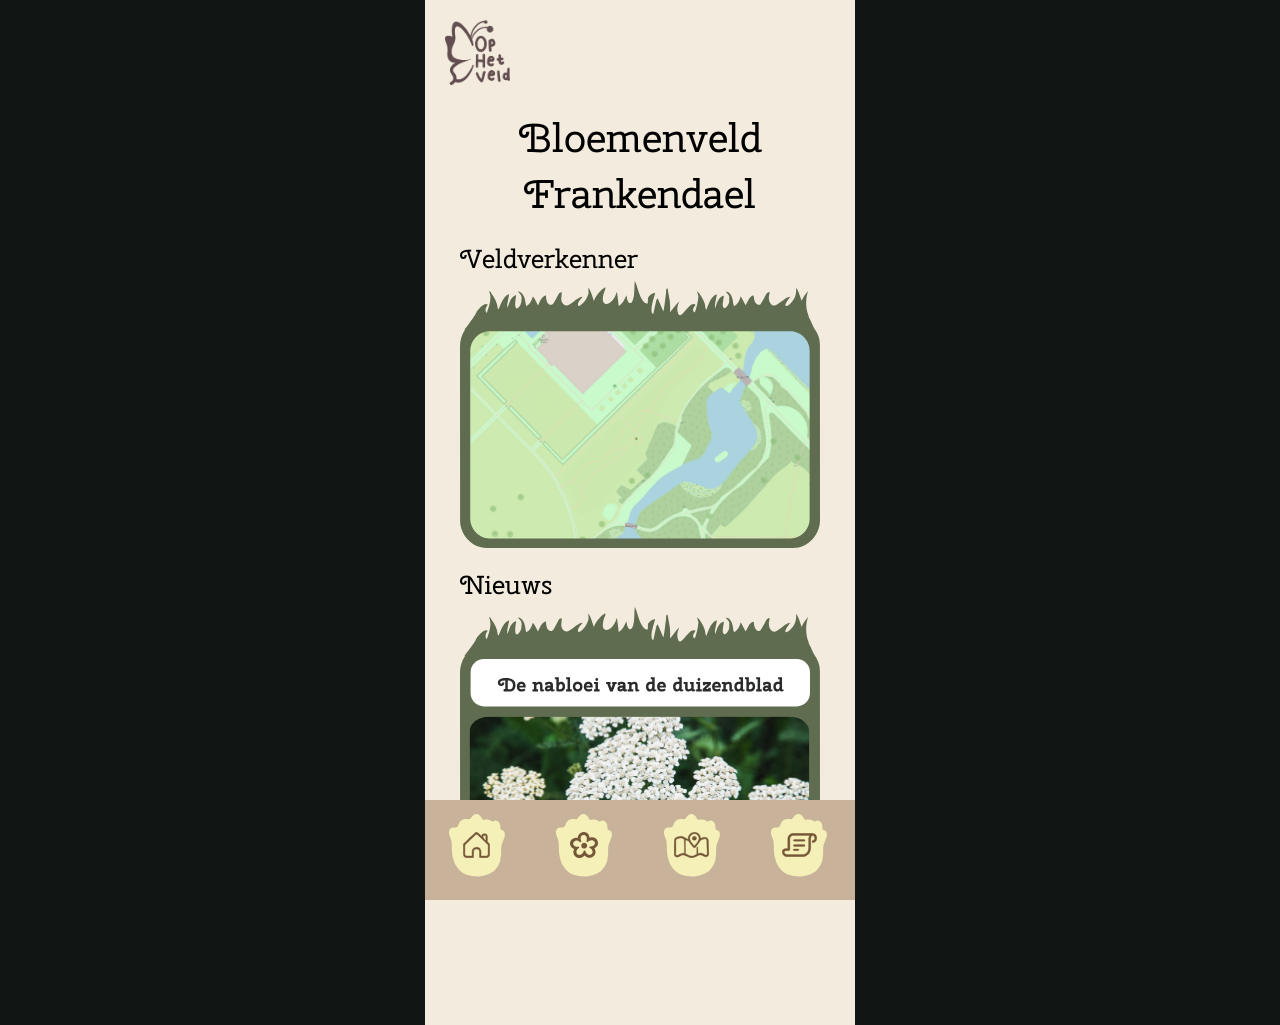
<file: index.html>
<!DOCTYPE html>
<html lang="nl">

<head>
    <meta charset="UTF-8">
    <meta name="viewport" content="width=device-width, initial-scale=1.0">

    <title>Bloemenveld Frankendael</title>

<style>
    @layer eigen-styling, styleguide;
</style>

    <link rel="stylesheet" href="https://s2108887.github.io/look-and-feel-styleguide/styleguide-bloemenveld-frankendael.css">
    <link rel="stylesheet" href="styles/styles.css">
</head>

<body>

    <header>
        <img src="assets/logo.png" alt="Logo Op Het Veld" class="logo">
    </header>

    <main>

        <h1 class="grote-titel">Bloemenveld<br>Frankendael</h1>
<section>
   <h2 class="sectie-titel">Veldverkenner</h2>

    <a href="veldverkenner.html">
        <img class="kaart-frame" src="assets/kaartframe.png" alt="Open de Veldverkenner">
    </a>
</section>

        <section id="nieuws">
            <h2 class="sectie-titel">Nieuws</h2>
            <img class="nieuws-frame" src="assets/newsframe.png" alt="Laatste nieuws van Bloemenveld Frankendael">
        </section>

    </main>



<nav class="onderste-navigatie navigatie-iconen">

    <a href="index.html">
        <img src="assets/bloem-dicht.svg" class="bloem-dicht" alt="">
        <img src="assets/bloem-open.svg" class="bloem-open" alt="">
        <img src="assets/iconen/home.svg" class="home-icoon" alt="Home">
    </a>

    <a href="collectie.html">
        <img src="assets/bloem-dicht.svg" class="bloem-dicht" alt="">
        <img src="assets/bloem-open.svg" class="bloem-open" alt="">
        <img src="assets/iconen/collectie.svg" class="collectie-icoon" alt="Collectie">
    </a>

    <a href="veldverkenner.html">
        <img src="assets/bloem-dicht.svg" class="bloem-dicht" alt="">
        <img src="assets/bloem-open.svg" class="bloem-open" alt="">
        <img src="assets/iconen/kaart.svg" alt="Veldverkenner">
    </a>

    <a href="nieuws.html">
        <img src="assets/bloem-dicht.svg" class="bloem-dicht" alt="">
        <img src="assets/bloem-open.svg" class="bloem-open" alt="">
        <img src="assets/iconen/nieuws.svg" alt="Nieuws">
    </a>

</nav>




</body>

</html>
</file>
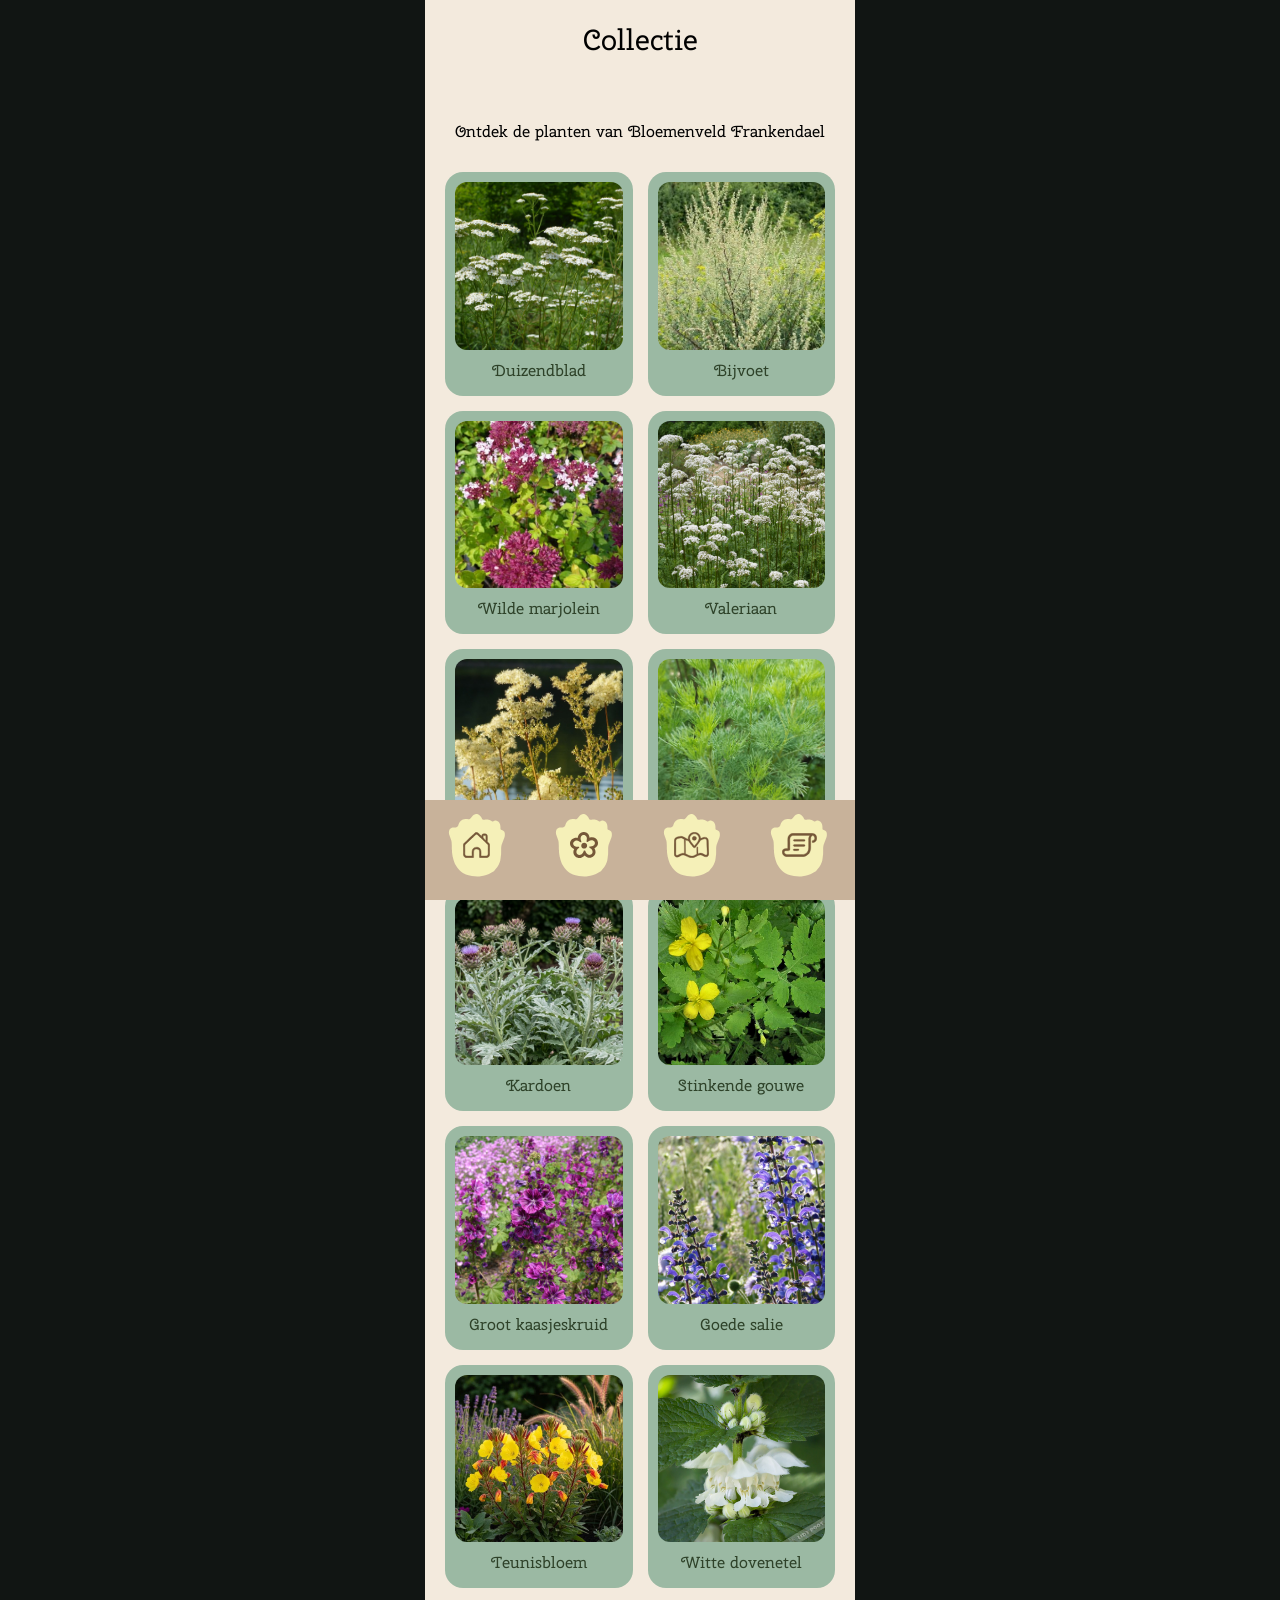
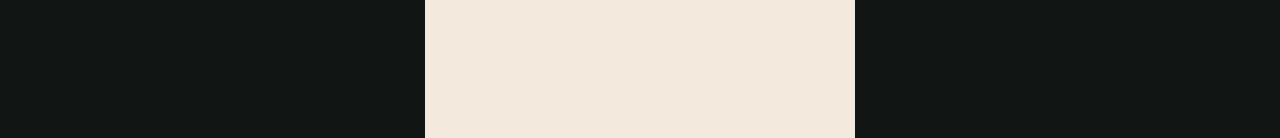
<file: collectie.html>
<!DOCTYPE html>
<html lang="nl">

<head>
    <meta charset="UTF-8">
    <meta name="viewport" content="width=device-width, initial-scale=1.0">
    <title>Collectie</title>

<style>
    @layer eigen-styling, styleguide;
</style>

    <link rel="stylesheet" href="https://s2108887.github.io/look-and-feel-styleguide/styleguide-bloemenveld-frankendael.css">
    <link rel="stylesheet" href="styles/styles.css">
</head>

<body class="collectie-pagina">

    <header class="collectie-header">

        <h1>Collectie</h1>
    </header>

    <main class="collectie-main">

        <p>Ontdek de planten van Bloemenveld Frankendael</p>

        
<div class="planten-grid">

    <article class="plant-kaart">
        <img src="assets/duizendblad.jpg" alt="Duizendblad">
        <h2>Duizendblad</h2>
    </article>

    <article class="plant-kaart">
        <img src="assets/bijvoet.jpeg" alt="Bijvoet">
        <h2>Bijvoet</h2>
    </article>

    <article class="plant-kaart">
        <img src="assets/wildemarjolein.jpg" alt="Wilde marjolein">
        <h2>Wilde marjolein</h2>
    </article>

    <article class="plant-kaart">
        <img src="assets/valeriaan.jpg" alt="Valeriaan">
        <h2>Valeriaan</h2>
    </article>

    <article class="plant-kaart">
        <img src="assets/moerasspirea.jpg" alt="Moerasspirea">
        <h2>Moerasspirea</h2>
    </article>

    <article class="plant-kaart">
        <img src="assets/colacitroenkruid.jpg" alt="Cola-citroenkruid">
        <h2>Cola-citroenkruid</h2>
    </article>

    <article class="plant-kaart">
        <img src="assets/kardoen.jpeg" alt="Kardoen">
        <h2>Kardoen</h2>
    </article>

    <article class="plant-kaart">
        <img src="assets/stinkendegouwe.jpg" alt="Stinkende gouwe">
        <h2>Stinkende gouwe</h2>
    </article>

    <article class="plant-kaart">
        <img src="assets/grotekaasjeskruid.jpg" alt="Groot kaasjeskruid">
        <h2>Groot kaasjeskruid</h2>
    </article>

    <article class="plant-kaart">
        <img src="assets/goedesalie.jpg" alt="Goede salie">
        <h2>Goede salie</h2>
    </article>

    <article class="plant-kaart">
        <img src="assets/teunisbloem.jpeg" alt="Teunisbloem">
        <h2>Teunisbloem</h2>
    </article>

    <article class="plant-kaart">
        <img src="assets/wittedovenetel.jpg" alt="Witte dovenetel">
        <h2>Witte dovenetel</h2>
    </article>

</div>

    </main>

    <nav class="onderste-navigatie navigatie-iconen">

    <a href="index.html">
        <img src="assets/bloem-dicht.svg" class="bloem-dicht" alt="">
        <img src="assets/bloem-open.svg" class="bloem-open" alt="">
        <img src="assets/iconen/home.svg" class="home-icoon" alt="Home">
    </a>

    <a href="collectie.html">
        <img src="assets/bloem-dicht.svg" class="bloem-dicht" alt="">
        <img src="assets/bloem-open.svg" class="bloem-open" alt="">
        <img src="assets/iconen/collectie.svg" class="collectie-icoon" alt="Collectie">
    </a>

    <a href="veldverkenner.html">
        <img src="assets/bloem-dicht.svg" class="bloem-dicht" alt="">
        <img src="assets/bloem-open.svg" class="bloem-open" alt="">
        <img src="assets/iconen/kaart.svg" alt="Veldverkenner">
    </a>

    <a href="nieuws.html">
        <img src="assets/bloem-dicht.svg" class="bloem-dicht" alt="">
        <img src="assets/bloem-open.svg" class="bloem-open" alt="">
        <img src="assets/iconen/nieuws.svg" alt="Nieuws">
    </a>

</nav>

</nav>

</body>
</html>
</file>
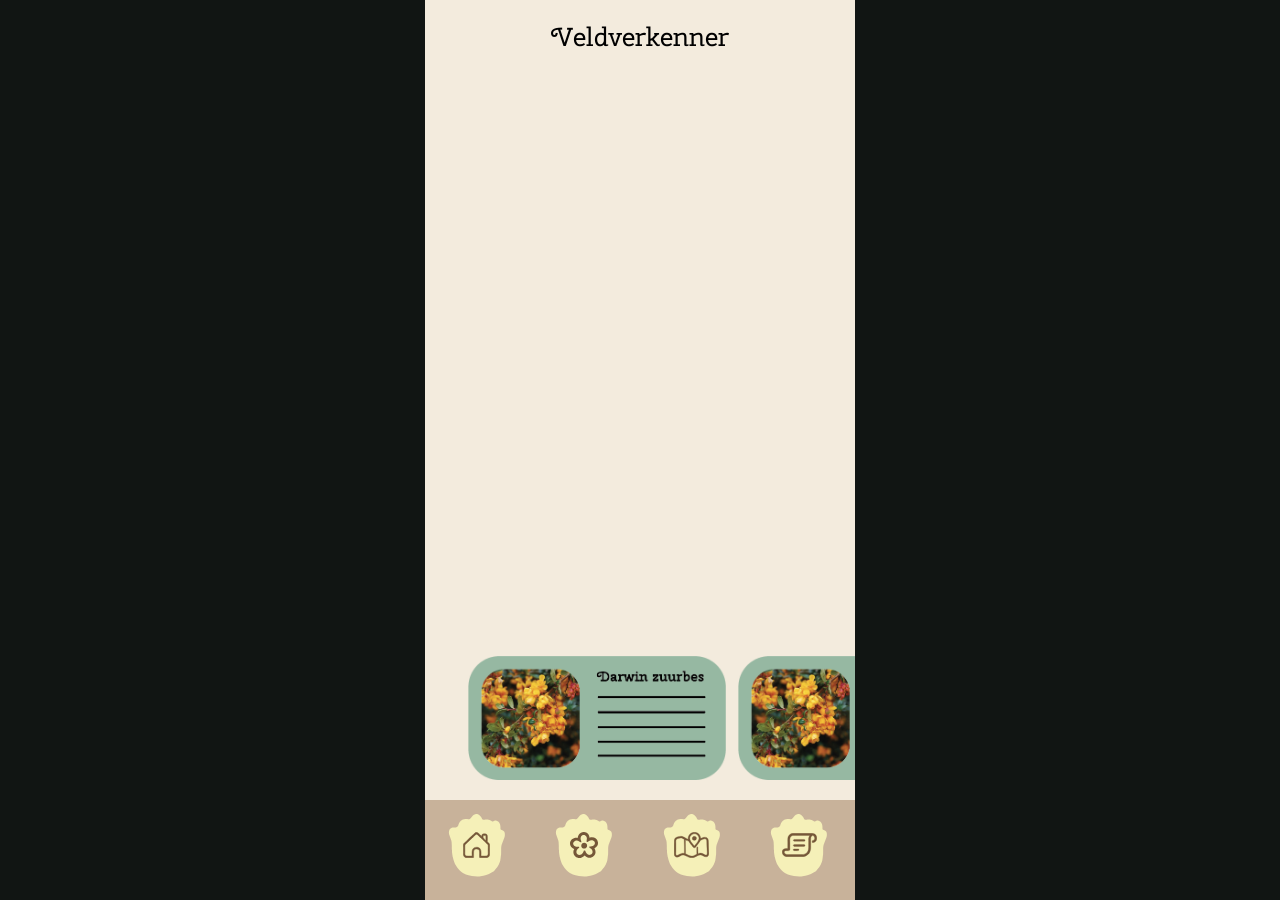
<file: veldverkenner.html>
<!DOCTYPE html>
<html lang="nl">

<head>
    <meta charset="UTF-8">
    <meta name="viewport" content="width=device-width, initial-scale=1.0">

    <title>Veldverkenner</title>

<style>
    @layer eigen-styling, styleguide;
</style>

    <link rel="stylesheet" href="https://s2108887.github.io/look-and-feel-styleguide/styleguide-bloemenveld-frankendael.css">
    <link rel="stylesheet" href="styles/styles.css">
</head>

<body class="veldverkenner-pagina">

    <main class="veldverkenner-main">

        <div class="veldverkenner-header">

            <h1>Veldverkenner</h1>

        </div>

        <div class="kaart-container">

           <iframe
    class="grote-kaart"
    src="https://www.openstreetmap.org/export/embed?bbox=4.928081631660462%2C52.35022792000995%2C4.932748675346375%2C52.35267231877502&amp;layer=mapnik"
    title="Kaart van Park Frankendael">
</iframe>

            <div class="planten-slider">

                <img src="assets/darwin.png" alt="Darwin Zuurbes" class="swipe-kaart">

                <img src="assets/darwin.png" alt="Darwin Zuurbes" class="swipe-kaart">

                <img src="assets/darwin.png" alt="Darwin Zuurbes" class="swipe-kaart">

            </div>

        </div>

    </main>

   
<nav class="onderste-navigatie navigatie-iconen">

    <a href="index.html">
        <img src="assets/bloem-dicht.svg" class="bloem-dicht" alt="">
        <img src="assets/bloem-open.svg" class="bloem-open" alt="">
        <img src="assets/iconen/home.svg" class="home-icoon" alt="Home">
    </a>

    <a href="collectie.html">
        <img src="assets/bloem-dicht.svg" class="bloem-dicht" alt="">
        <img src="assets/bloem-open.svg" class="bloem-open" alt="">
        <img src="assets/iconen/collectie.svg" class="collectie-icoon" alt="Collectie">
    </a>

    <a href="veldverkenner.html">
        <img src="assets/bloem-dicht.svg" class="bloem-dicht" alt="">
        <img src="assets/bloem-open.svg" class="bloem-open" alt="">
        <img src="assets/iconen/kaart.svg" alt="Veldverkenner">
    </a>

    <a href="nieuws.html">
        <img src="assets/bloem-dicht.svg" class="bloem-dicht" alt="">
        <img src="assets/bloem-open.svg" class="bloem-open" alt="">
        <img src="assets/iconen/nieuws.svg" alt="Nieuws">
    </a>

</nav>


</body>
</html>
</file>
<file: styles/styles.css>
@layer eigen-styling {
@font-face {
    font-family: "Cherry Swash";
    src: url("../assets/CherrySwash-Regular.ttf");
}

* {
    box-sizing: border-box;
}

body {
    margin: 0;
    background-color: #f3ebdd;
    font-family: "Cherry Swash", serif;
}

/* header */

header {
    position: sticky;
    top: 0;
    background-color: var(--achtergrond-kleur);;
    padding: 20px;
    z-index: 100;
}

.logo {
    width: 65px;
}

@media (prefers-color-scheme: dark) {
    .logo {
        filter: brightness(0) saturate(100%) invert(94%) sepia(12%) saturate(400%) hue-rotate(330deg);
    }
}

/* homepage */

main {
    padding: 0 35px 130px;
}

h1 {
    font-size: 2.5rem;
    font-weight: normal;
    line-height: 1.4;
    text-align: center;
    color: var(--tekst-kleur);
    margin: 0 0 20px;
}

h2 {
    font-size: 1.6rem;
    font-weight: normal;
    color: var(--tekst-kleur);
    margin: 0 0 5px;
}

section {
    margin-bottom: 20px;
}

.kaart-frame,
.nieuws-frame {
    width: 100%;
    height: auto;
    display: block;
}

/* onderste navigatie */

.onderste-navigatie {
    position: fixed;
    bottom: 0;
    left: 0;
    width: 100%;
    height: 100px;
    background-color: light-dark(#C8B29A, #302525);

    display: flex;
    justify-content: space-around;
    align-items: center;

    z-index: 100;
    overflow: visible;
}

/* navigatieknoppen */

.onderste-navigatie a {
    position: relative;
    width: 25%;
    height: 110px;
    display: block;
}

/* bloemen openen bij hover */

.onderste-navigatie a:hover .bloem-dicht,
.onderste-navigatie a:focus-visible .bloem-dicht {
    opacity: 0;
}

.onderste-navigatie a:hover .bloem-open,
.onderste-navigatie a:focus-visible .bloem-open {
    opacity: 1;
}

/* veldverkenner pagina */

.veldverkenner-main {
    padding: 0;
}

.veldverkenner-header {
    display: flex;
    align-items: center;
    justify-content: center;
    position: relative;
    padding: 15px 20px;
    min-height: 75px;
    border: none;
}

.veldverkenner-header h1 {
    font-family: "Cherry Swash", serif;
    font-size: 1.6rem;
    font-weight: normal;
    margin: 0;
    text-align: center;
    color: var(--tekst-kleur);
}

/* kaart */

.kaart-container {
    position: relative;
    width: 100%;
    height: calc(100dvh - 145px);
    min-height: 400px;
    overflow: hidden;
    border: none;
}

.grote-kaart {
    display: block;
    width: 100%;
    height: 100%;
    border: none;
}

/* swipe slider */

.planten-slider {
    position: absolute;
    bottom: 50px;
    left: 0;
    width: 100%;

    display: flex;
    align-items: center;
    gap: 12px;

    overflow-x: auto;
    scroll-snap-type: x mandatory;
    scrollbar-width: none;

    padding: 0 10%;
}

.planten-slider::-webkit-scrollbar {
    display: none;
}

.swipe-kaart {
    flex: 0 0 75%;
    width: 75%;
    height: auto;
    scroll-snap-align: center;
}

/* collectie pagina */

.collectie-pagina {
    background-color: #f3eadd;
}

.collectie-header {
    display: flex;
    align-items: center;
    justify-content: center;
    position: sticky;
    top: 0;
     background-color: var(--achtergrond-kleur);
    padding: 20px;
    z-index: 50;
}

.collectie-header h1 {
    font-size: 1.8rem;
    margin: 0;
}

.collectie-main {
    padding: 25px 20px 150px;
}

.collectie-main p {
    color: var(--tekst-kleur);
    text-align: center;
    margin-bottom: 30px;
}

/* grid */

.planten-grid {
    display: grid;
    grid-template-columns: repeat(2, 1fr);
    gap: 15px;
}

/* kaartjes */

.plant-kaart {
    background-color: #9bb9a3;
    border-radius: 18px;
    padding: 10px;
    text-align: center;
}

.plant-kaart img {
    width: 100%;
    aspect-ratio: 1 / 1;
    object-fit: cover;
    border-radius: 12px;
    display: block;
}

.plant-kaart h2 {
    font-size: 1rem;
    margin-top: 10px;
    color: #2e4229;
}


/* mobiele weergave op desktop */

@media (min-width: 600px) {
    html {
        background-color: #111513;
    }

    body {
        max-width: 430px;
        min-height: 100vh;
        margin: 0 auto;
        background-color: #f3ebdd;
    }

    .onderste-navigatie {
        max-width: 430px;
        left: 50%;
        transform: translateX(-50%);
    }
}

}

body {
    padding: 0;
}

.onderste-navigatie img:not(.bloem-dicht):not(.bloem-open) {
    width: 35px;
    height: 35px;
    object-fit: contain;
    position: relative;
    z-index: 2;
    top: -5px;
    left: -2px;
}

.onderste-navigatie.navigatie-iconen img.home-icoon {
    width: 27px;
    height: 27px;
}

.onderste-navigatie.navigatie-iconen img.collectie-icoon {
    width: 28px;
    height: 28px;
}

.onderste-navigatie {
    flex-wrap: nowrap;
    gap: 0;
}

.onderste-navigatie a {
    display: flex;
    justify-content: center;
    align-items: center;
}

/* gesloten bloemen */

.onderste-navigatie .bloem-dicht {
    position: absolute;
    width: 85px;
    height: 85px;
    object-fit: contain;
    z-index: 1;
    opacity: 1;
    filter: none;
    transition: opacity 0.25s ease;
}

/* open bloemen */

.onderste-navigatie .bloem-open {
    position: absolute;
    width: 100px;
    height: 100px;
    object-fit: contain;
    z-index: 1;
    opacity: 0;
    filter: none;
    transition: opacity 0.25s ease;
}

/* bloemen openen bij hover */

.onderste-navigatie a:hover .bloem-dicht,
.onderste-navigatie a:focus-visible .bloem-dicht {
    opacity: 0;
}

.onderste-navigatie a:hover .bloem-open,
.onderste-navigatie a:focus-visible .bloem-open {
    opacity: 1;
}

@media (prefers-color-scheme: dark) {
    .onderste-navigatie img:not(.bloem-dicht):not(.bloem-open) {
        filter: brightness(0) saturate(100%) invert(13%) sepia(12%) saturate(900%) hue-rotate(314deg);
    }
}

@media (prefers-color-scheme: light) {
    .onderste-navigatie img:not(.bloem-dicht):not(.bloem-open) {
        filter: brightness(0) saturate(100%) invert(34%) sepia(24%) saturate(680%) hue-rotate(350deg);
    }
}

@media (prefers-color-scheme: light) {
    .kaart-frame {
        content: url("../assets/kaartframe.svg");
    }

    .nieuws-frame {
        content: url("../assets/newsframe.svg");
    }
}

@media (prefers-color-scheme: dark) {
    .kaart-frame {
        content: url("../assets/kaartframedark.svg");
    }

    .nieuws-frame {
        content: url("../assets/newsframedark.svg");
    }
}
</file>
